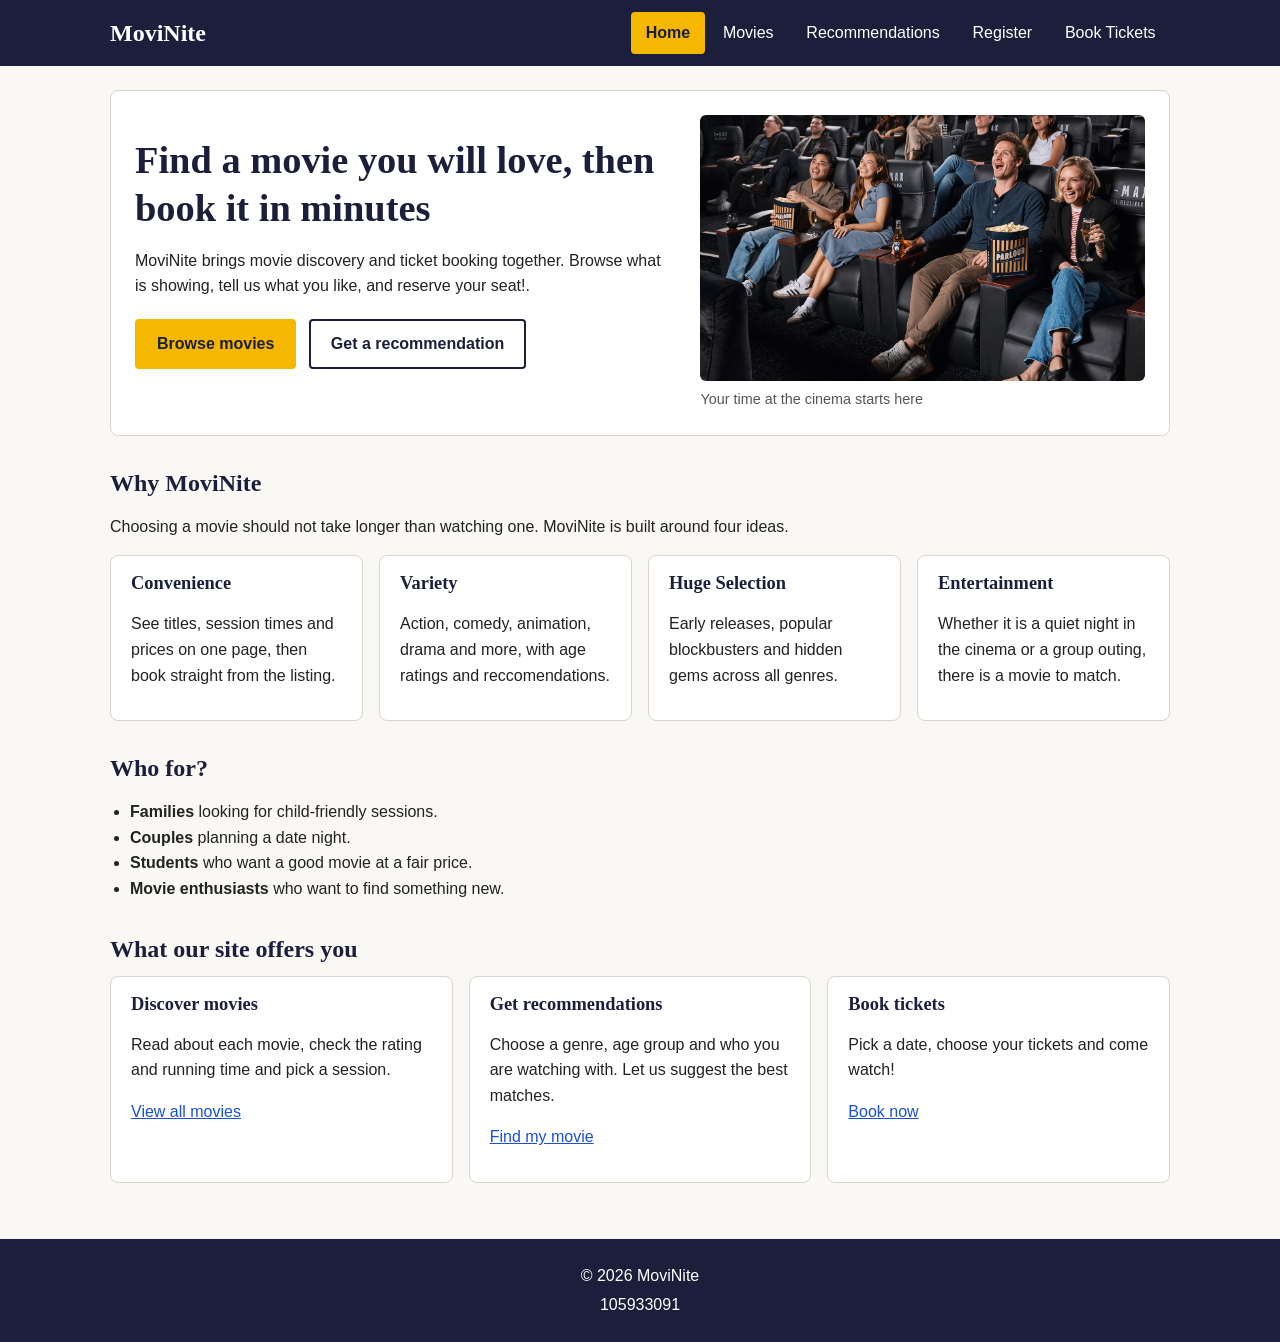
<file: index.html>
<!DOCTYPE html>
<html lang="en">
<head>
  <meta charset="utf-8">
  <meta name="viewport" content="width=device-width, initial-scale=1">
  <meta name="author" content="Nyasha">
  <title>MoviNite - Discover Movies and Book Tickets</title>
  <link rel="stylesheet" href="css/style.css">
</head>
<body>

 
  <header>
    <div class="header-inner">
      <p class="site-name">MoviNite</p>

      <nav aria-label="Main navigation">
        <ul>
          <li><a href="index.html" class="active" aria-current="page">Home</a></li>
          <li><a href="movies.html">Movies</a></li>
          <li><a href="recommend.html">Recommendations</a></li>
          <li><a href="register.html">Register</a></li>
          <li><a href="booking.html">Book Tickets</a></li>
        </ul>
      </nav>
    </div>
  </header>

  <main>

    <section class="intro">
      <div class="intro-text">
        <h1>Find a movie you will love, then book it in minutes</h1>
        <p>MoviNite brings movie discovery and ticket booking together. Browse what is showing, tell us what you like, and reserve your seat!.</p>
        <p>
          <a href="movies.html" class="button">Browse movies</a>
          <a href="recommend.html" class="button button-secondary">Get a recommendation</a>
        </p>
      </div>
      <figure class="intro-image">
        <img src="images/cinema.jpg" alt="Rows of red seats facing a cinema screen">
        <figcaption>Your time at the cinema starts here</figcaption>
      </figure>
    </section>

    <section>
      <h2>Why MoviNite</h2>
      <p>Choosing a movie should not take longer than watching one. MoviNite is built around four ideas.</p>
      <div class="card-grid">
        <div class="card">
          <h3>Convenience</h3>
          <p>See titles, session times and prices on one page, then book straight from the listing.</p>
        </div>
        <div class="card">
          <h3>Variety</h3>
          <p>Action, comedy, animation, drama and more, with age ratings and reccomendations.</p>
        </div>
        <div class="card">
          <h3>Huge Selection</h3>
          <p>Early releases, popular blockbusters and hidden gems across all genres.</p>
        </div>
        <div class="card">
          <h3>Entertainment</h3>
          <p>Whether it is a quiet night in the cinema or a group outing, there is a movie to match.</p>
        </div>
      </div>
    </section>

   
    <section>
      <h2>Who for?</h2>
      <ul class="plain-list">
        <li><strong>Families</strong> looking for child-friendly sessions.</li>
        <li><strong>Couples</strong> planning a date night.</li>
        <li><strong>Students</strong> who want a good movie at a fair price.</li>
        <li><strong>Movie enthusiasts</strong> who want to find something new.</li>
      </ul>
    </section>

 
    <section>
      <h2>What our site offers you</h2>
      <div class="card-grid">
        <div class="card">
          <h3>Discover movies</h3>
          <p>Read about each movie, check the rating and running time and pick a session.</p>
          <p><a href="movies.html">View all movies</a></p>
        </div>
        <div class="card">
          <h3>Get recommendations</h3>
          <p>Choose a genre, age group and who you are watching with. Let us suggest the best matches.</p>
          <p><a href="recommend.html">Find my movie</a></p>
        </div>
        <div class="card">
          <h3>Book tickets</h3>
          <p>Pick a date, choose your tickets and come watch!</p>
          <p><a href="booking.html">Book now</a></p>
        </div>
      </div>
    </section>

  </main>


  <footer>
    <p>&copy; 2026 MoviNite</p>
    <p>105933091</p>
  </footer>


  <script src="js/script.js"></script>
</body>
</html>
</file>
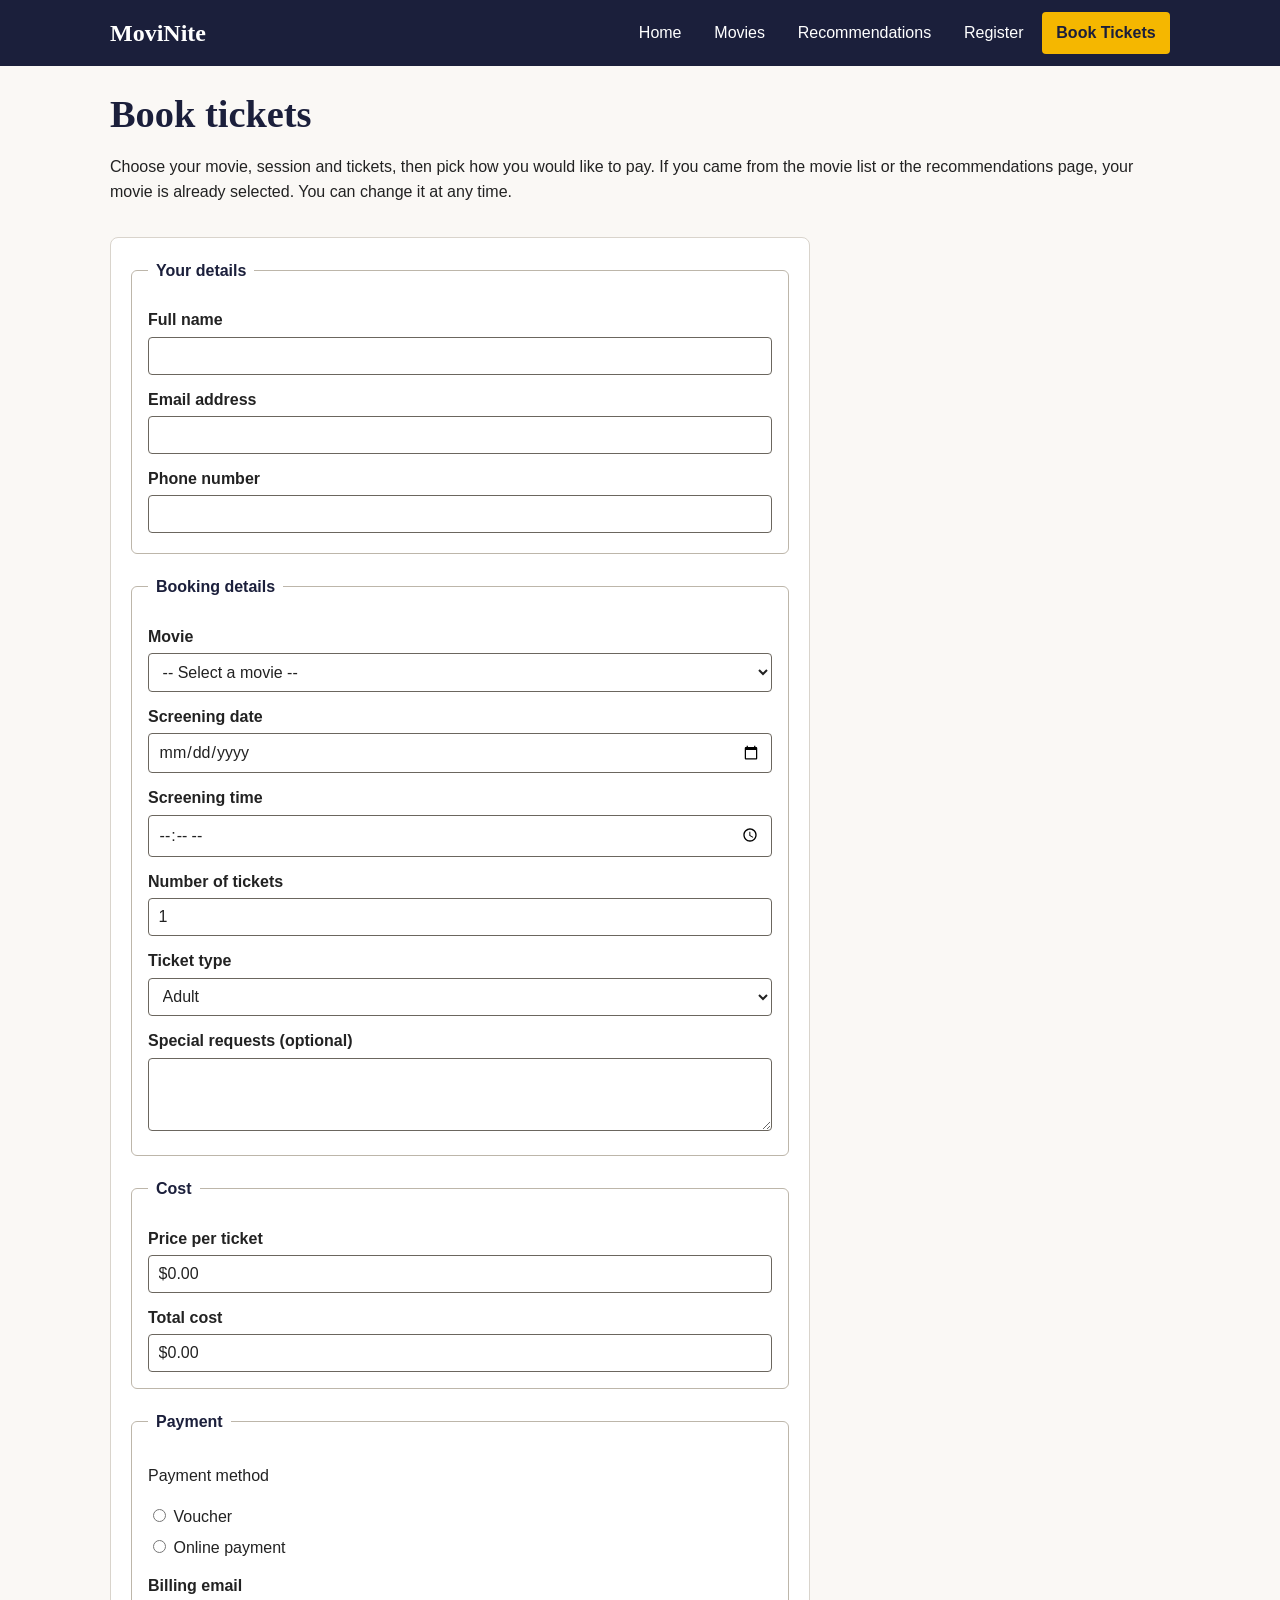
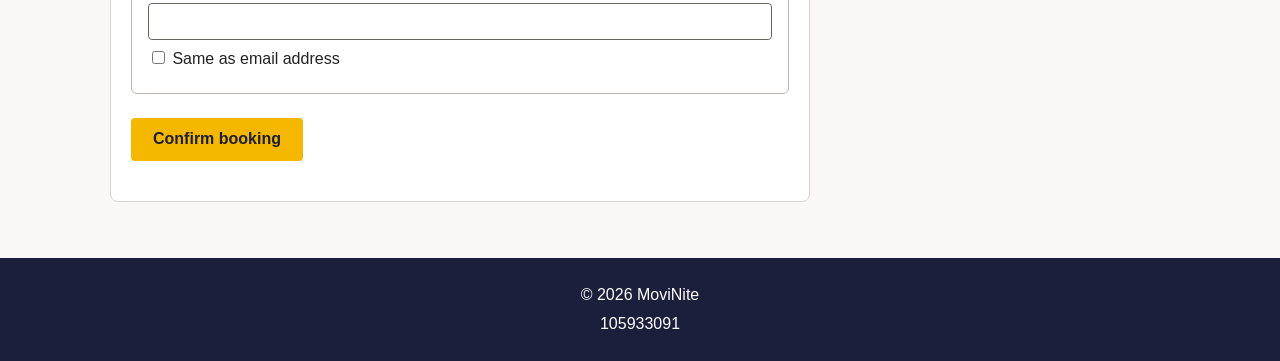
<file: booking.html>
<!DOCTYPE html>
<html lang="en">
<head>
  <meta charset="utf-8">
  <meta name="viewport" content="width=device-width, initial-scale=1">
  <meta name="author" content="Nyasha">
  <title>Book Tickets - MoviNite</title>

  <link rel="stylesheet" href="css/style.css">
</head>
<body>

  <header>
    <div class="header-inner">
      <p class="site-name">MoviNite</p>

      <nav aria-label="Main navigation">
        <ul>
          <li><a href="index.html">Home</a></li>
          <li><a href="movies.html">Movies</a></li>
          <li><a href="recommend.html">Recommendations</a></li>
          <li><a href="register.html">Register</a></li>
          <li><a href="booking.html" class="active" aria-current="page">Book Tickets</a></li>
        </ul>
      </nav>
    </div>
  </header>

  <main>

    <section>
      <h1>Book tickets</h1>
      <p>Choose your movie, session and tickets, then pick how you would like to pay. If you came from the movie list or the recommendations page, your movie is already selected. You can change it at any time.</p>
    </section>

    <section>
      <!--  Booking form -->
      <form id="bookingForm" method="post" action="http://mercury.swin.edu.au/it000000/cos10005/regtest.php" novalidate>

        <!--  personal info  -->
        <fieldset>
          <legend>Your details</legend>

          <label for="fullName">Full name</label>
          <input type="text" id="fullName" name="fullName" required>
          <span class="error" id="errFullName"></span>

          <label for="email">Email address</label>
          <input type="email" id="email" name="email" required>
          <span class="error" id="errEmail"></span>

          <label for="phone">Phone number</label>
          <input type="tel" id="phone" name="phone" required>
          <span class="error" id="errPhone"></span>
        </fieldset>

        <!-- Booking details -->
        <fieldset>
          <legend>Booking details</legend>

          <!-- option values (1 to 6) match the movie ids in the js -->
          <label for="movie">Movie</label>


            <select id="movie" name="movie" required>
                <option value="">-- Select a movie --</option>
                <option value="1">Deadpool &amp; Wolverine</option>
                <option value="2">The Super Mario Bros. Movie</option>
                <option value="3">Inside Out 2</option>
                <option value="4">Interstellar</option>
                <option value="5">The Batman</option>
                <option value="6">Barbie</option>
            </select>

          <span class="error" id="errMovie"></span>

          <label for="screeningDate">Screening date</label>
          <input type="date" id="screeningDate" name="screeningDate" required>
          <span class="error" id="errDate"></span>

          <label for="screeningTime">Screening time</label>
          <input type="time" id="screeningTime" name="screeningTime" required>
          <span class="error" id="errTime"></span>

          <label for="tickets">Number of tickets</label>
          <input type="number" id="tickets" name="tickets" value="1" min="1" max="20" required>
          <span class="error" id="errTickets"></span>

          <label for="ticketType">Ticket type</label>
          <select id="ticketType" name="ticketType" required>
            <option value="Adult">Adult</option>
            <option value="Child">Child</option>
            <option value="Student">Student</option>
          </select>

          <label for="requests">Special requests (optional)</label>
          <textarea id="requests" name="requests" rows="3" cols="40"></textarea>
        </fieldset>

        <!-- costs are filled in by javaScript  -->
        <fieldset>
          <legend>Cost</legend>

          <label for="ticketPrice">Price per ticket</label>
          <input type="text" id="ticketPrice" name="ticketPrice" value="$0.00" readonly>

          <label for="totalCost">Total cost</label>
          <input type="text" id="totalCost" name="totalCost" value="$0.00" readonly>
        </fieldset>

        <!--  Payment below -->
        <fieldset>
          <legend>Payment</legend>

          <p>Payment method</p>
          <label class="option-label" for="payVoucher">
            <input type="radio" id="payVoucher" name="payment" value="Voucher"> Voucher
          </label>

          <label class="option-label" for="payOnline">
            <input type="radio" id="payOnline" name="payment" value="Online payment"> Online payment
          </label>

          <span class="error" id="errPayment"></span>

          <!-- when voucher is selected -->
          <div id="voucherFields">
            <label for="voucherCode">Voucher code (12 digits)</label>
            <input type="text" id="voucherCode" name="voucherCode" maxlength="12">
            <span class="error" id="errVoucher"></span>
          </div>

          <!-- show only when online payment is chose -->
          <div id="cardFields">
            <label for="cardType">Card type</label>
            <select id="cardType" name="cardType">
              <option value="">-- Select a card --</option>
              <option value="Visa">Visa</option>
              <option value="Mastercard">Mastercard</option>
              <option value="Amex">American Express</option>
            </select>
            <span class="error" id="errCardType"></span>

            <label for="cardNumber">Card number</label>
            <input type="text" id="cardNumber" name="cardNumber" maxlength="16">
            <span class="hint">Visa and Mastercard: 16 digits // American Express: 15 digits.</span>
            <span class="error" id="errCardNumber"></span>

            <label for="cardName">Name on card</label>
            <input type="text" id="cardName" name="cardName">
            <span class="error" id="errCardName"></span>

            <label for="cardExpiry">Expiry date</label>
            <input type="month" id="cardExpiry" name="cardExpiry">
            <span class="error" id="errCardExpiry"></span>

            <label for="cardCvv">Security code (CVV)</label>
            <input type="text" id="cardCvv" name="cardCvv" maxlength="4">
            <span class="error" id="errCardCvv"></span>
          </div>

          <!-- the checkbox copies the email address from the top of the form -->
          <label for="billingEmail">Billing email</label>
          <input type="email" id="billingEmail" name="billingEmail" required>
          <label class="option-label" for="sameEmail">
            <input type="checkbox" id="sameEmail" name="sameEmail"> Same as email address
          </label>
          <span class="error" id="errBillingEmail"></span>
        </fieldset>

        <!-- Submit -->
        <p>
          <button type="submit" class="button">Confirm booking</button>
        </p>
        <p class="error" id="errForm"></p>

      </form>
    </section>

  </main>


  <footer>
    <p>&copy; 2026 MoviNite</p>
    <p>105933091</p>
  </footer>

  <script src="js/script.js"></script>
</body>
</html>
</file>
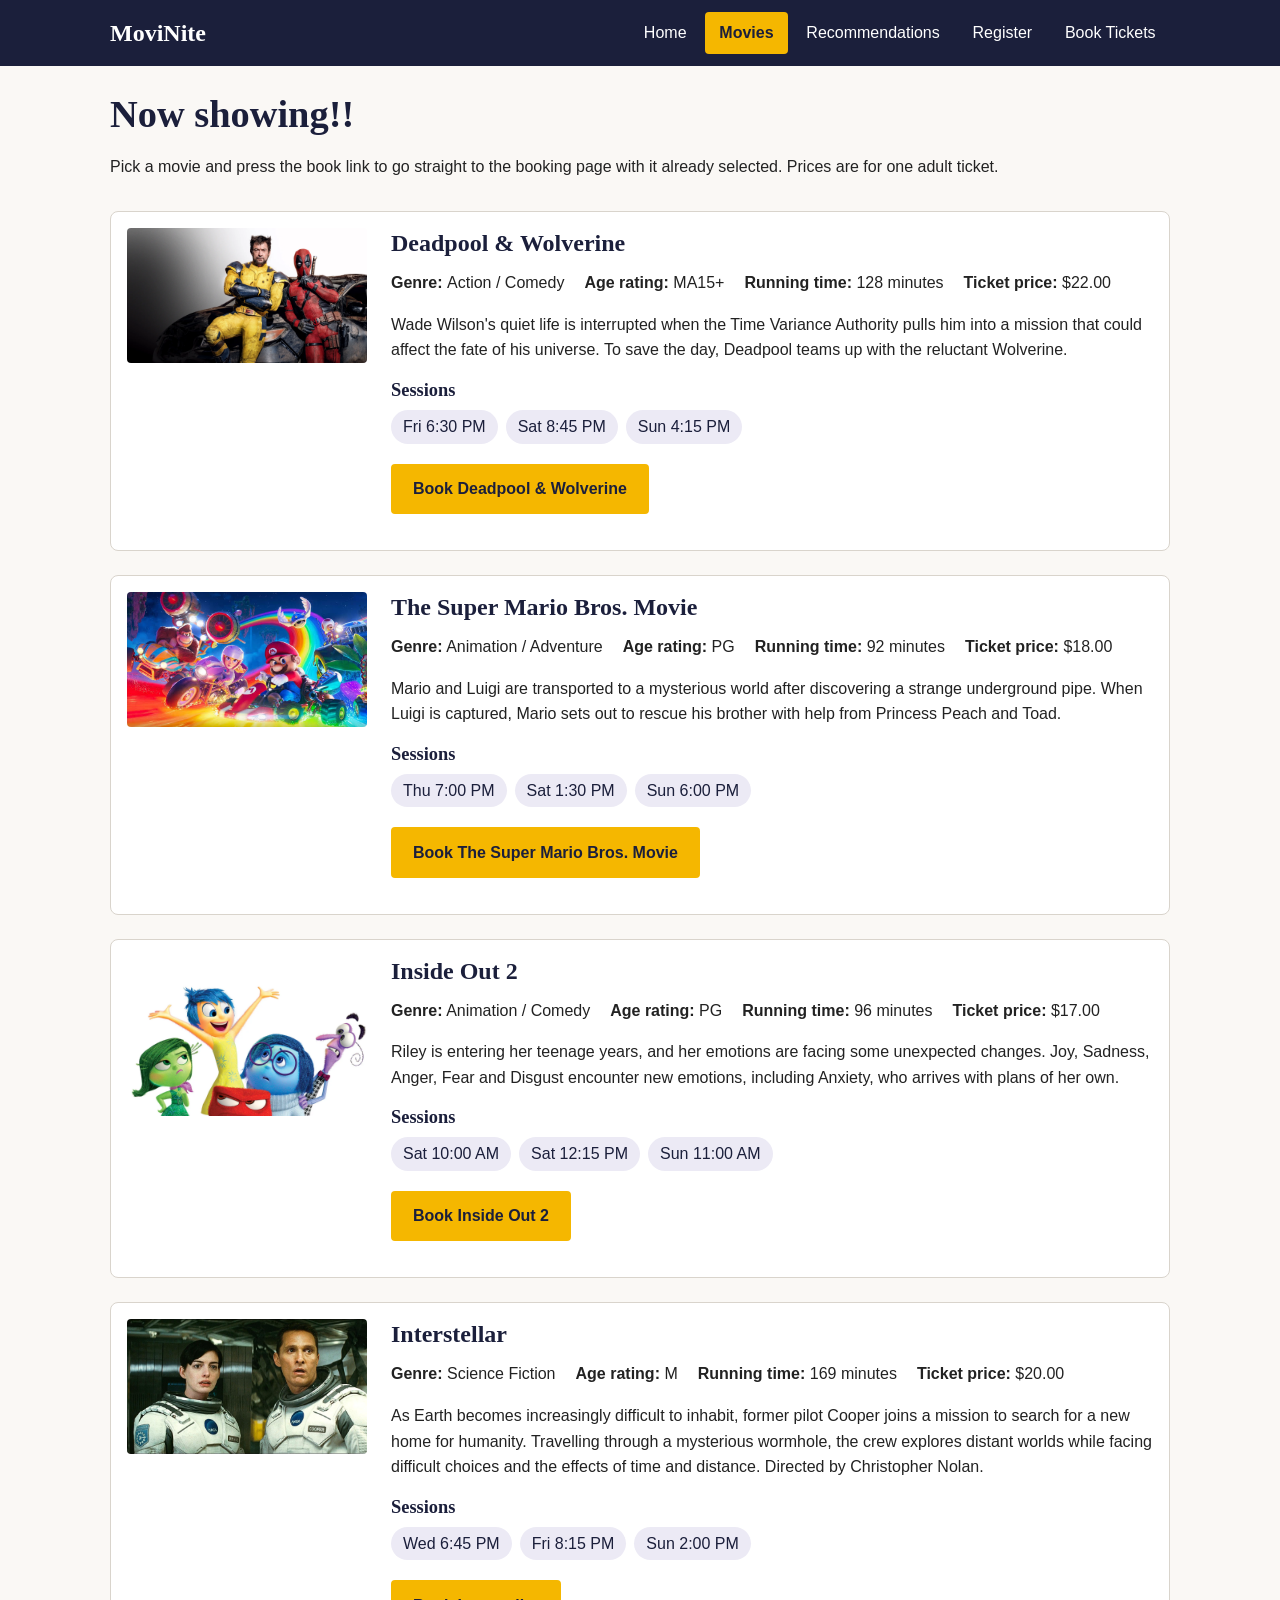
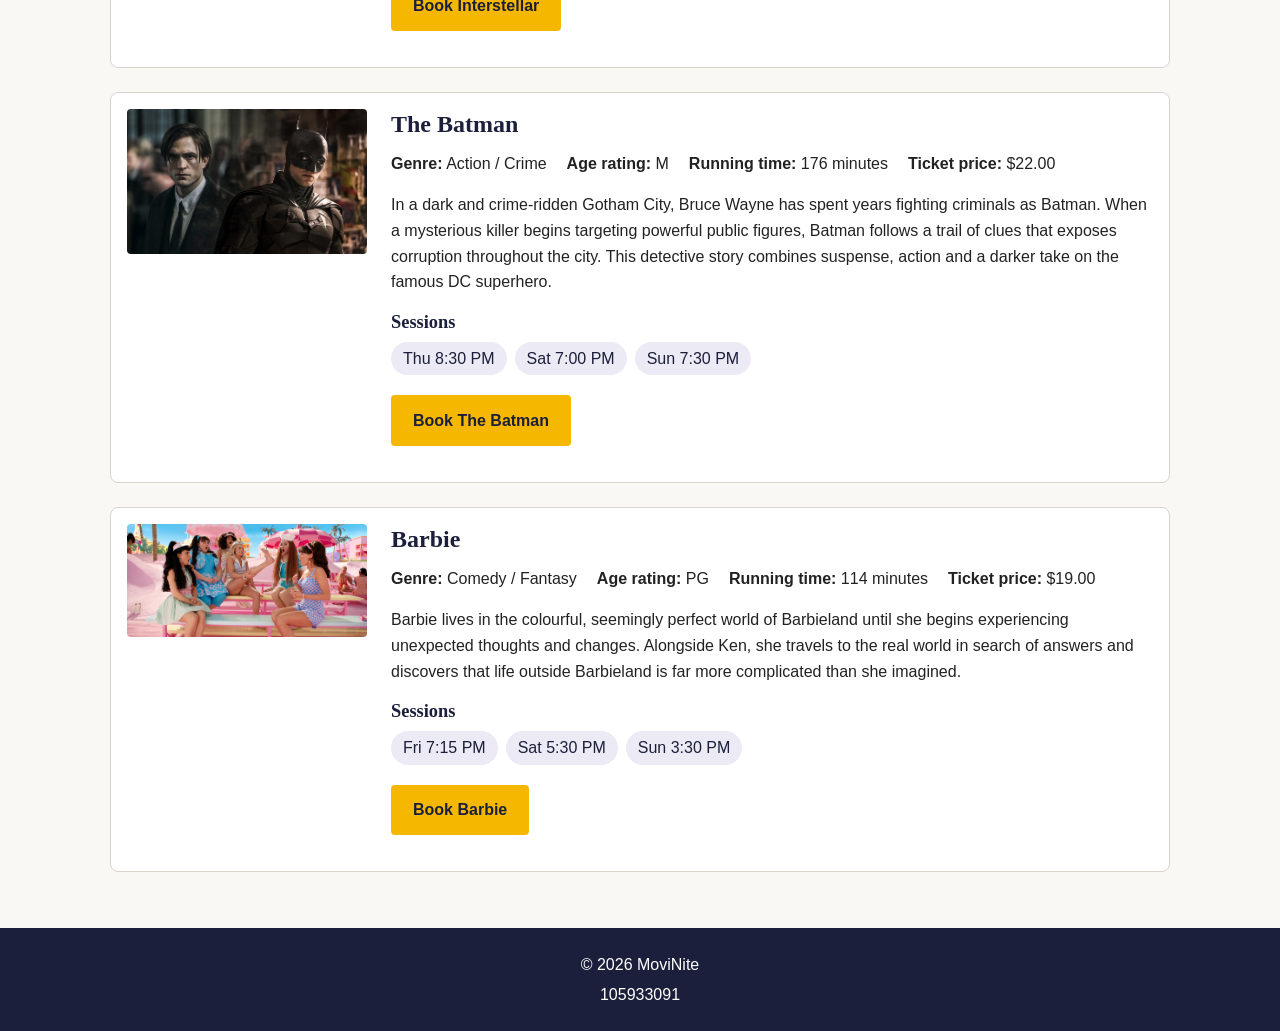
<file: movies.html>
<!DOCTYPE html>
<html lang="en">
<head>
  <meta charset="utf-8">
  <meta name="viewport" content="width=device-width, initial-scale=1">
  <meta name="author" content="Nyasha">
  <title> Movies - MoviNite </title>
  <link rel="stylesheet" href="css/style.css">
</head>
<body>
  <header>
    <div class="header-inner">
      <p class="site-name">MoviNite </p>

      <nav aria-label="Main navigation">
        <ul>
          <li><a href="index.html">Home</a></li>
          <li><a href="movies.html" class="active" aria-current="page">Movies</a></li>
          <li><a href="recommend.html"> Recommendations</a></li>
          <li><a href="register.html">Register </a></li>
          <li><a href="booking.html">Book Tickets </a></li>
        </ul>
      </nav>
    </div>
  </header>

  <main>

    <section>
      <h1>Now showing!!</h1>
      <p>Pick a movie and press the book link to go straight to the booking page with it already selected. Prices are for one adult ticket.</p>
    </section>

    <!-- Movie list  -->
    <section class="movie-list" aria-label="Movie listing">

      <!-- Movies with ID assigned -->
      <article class="movie" id="movie-1">
        <img src="images/deadpool.webp" alt="Poster for Deadpool and Wolverine" class="poster">
        <div class="movie-info">
          <h2>Deadpool &amp; Wolverine</h2>
          <ul class="movie-details">
            <li><strong>Genre:  </strong> Action / Comedy</li>
            <li><strong>Age rating:</strong> MA15+</li>
            <li><strong>Running time:</strong> 128 minutes</li>
            <li><strong>Ticket price:</strong> $22.00</li>
          </ul>
          <p>Wade Wilson's quiet life is interrupted when the Time Variance Authority pulls him into a mission that could affect the fate of his universe. To save the day, Deadpool teams up with the reluctant Wolverine. </p>
          
          <h3>Sessions</h3>
          <ul class="sessions">
            <li>Fri 6:30 PM</li>
            <li>Sat 8:45 PM</li>
            <li>Sun 4:15 PM</li>
          </ul>
          <p><a href="booking.html?movie=1" class="button">Book Deadpool &amp; Wolverine</a></p>
        </div>
      </article>

      <article class="movie" id="movie-2">
        <img src="images/smb.jpg" alt="Poster for The Super Mario Bros. Movie" class="poster">
        <div class="movie-info">
          <h2>The Super Mario Bros. Movie</h2>
          <ul class="movie-details">
            <li><strong>Genre:</strong> Animation / Adventure</li>
            <li><strong>Age rating:</strong> PG</li>
            <li><strong>Running time:</strong> 92 minutes</li>
            <li><strong>Ticket price:</strong> $18.00</li>
          </ul>
          <p>Mario and Luigi are transported to a mysterious world after discovering a strange underground pipe. When Luigi is captured, Mario sets out to rescue his brother with help from Princess Peach and Toad.</p>
          <h3>Sessions</h3>
          <ul class="sessions">
            <li>Thu 7:00 PM</li>
            <li>Sat 1:30 PM</li>
            <li>Sun 6:00 PM</li>
          </ul>
          <p><a href="booking.html?movie=2" class="button">Book The Super Mario Bros. Movie</a></p>
        </div>
      </article>

      <article class="movie" id="movie-3">
        <img src="images/ap_insideout_ff1.webp" alt="Poster for Inside Out 2" class="poster">
        <div class="movie-info">
          <h2>Inside Out 2</h2>
          <ul class="movie-details">
            <li><strong>Genre:</strong> Animation / Comedy</li>
            <li><strong>Age rating:</strong> PG</li>
            <li><strong>Running time:</strong> 96 minutes</li>
            <li><strong>Ticket price:</strong> $17.00</li>
          </ul>
          <p>Riley is entering her teenage years, and her emotions are facing some unexpected changes. Joy, Sadness, Anger, Fear and Disgust encounter new emotions, including Anxiety, who arrives with plans of her own. </p>
          <h3>Sessions </h3>

          <ul class="sessions">
            <li>Sat 10:00 AM</li>
            <li>Sat 12:15 PM</li>
            <li>Sun 11:00 AM</li>
          </ul>
          <p><a href="booking.html?movie=3" class="button">Book Inside Out 2</a></p>
        </div>
      </article>

      <article class="movie" id="movie-4">
        <img src="images/interstellar.jpg" alt="Poster for Interstellar" class="poster">
        <div class="movie-info">
          <h2>Interstellar</h2>
          <ul class="movie-details">
            <li><strong>Genre:</strong> Science Fiction</li>
            <li><strong>Age rating:</strong> M</li>
            <li><strong>Running time:</strong> 169 minutes</li>
            <li><strong>Ticket price:</strong> $20.00</li>
          </ul>
          <p>As Earth becomes increasingly difficult to inhabit, former pilot Cooper joins a mission to search for a new home for humanity. Travelling through a mysterious wormhole, the crew explores distant worlds while facing difficult choices and the effects of time and distance. Directed by Christopher Nolan. </p>
          <h3>Sessions</h3>
          <ul class="sessions">
            <li>Wed 6:45 PM</li>
            <li>Fri 8:15 PM</li>
            <li>Sun 2:00 PM</li>
          </ul>
          <p><a href="booking.html?movie=4" class="button">Book Interstellar</a></p>
        </div>
      </article>


      <article class="movie" id="movie-5">
      <img src="images/batman.jpg" alt="Poster for The Batman" class="poster">
        <div class="movie-info">
          <h2>The Batman</h2>
          <ul class="movie-details">
            <li><strong>Genre:</strong> Action / Crime</li>
            <li><strong>Age rating:</strong> M</li>
            <li><strong>Running time:</strong> 176 minutes</li>
            <li><strong>Ticket price:</strong> $22.00</li>
          </ul>
          <p>In a dark and crime-ridden Gotham City, Bruce Wayne has spent years fighting criminals as Batman. When a mysterious killer begins targeting powerful public figures, Batman follows a trail of clues that exposes corruption throughout the city. This  detective story combines suspense, action and a darker take on the famous DC superhero.</p>
          <h3>Sessions</h3>
          <ul class="sessions">
            <li>Thu 8:30 PM</li>
            <li>Sat 7:00 PM</li>
            <li>Sun 7:30 PM</li>
          </ul>
          <p><a href="booking.html?movie=5" class="button">Book The Batman</a></p>
        </div>
      </article>

      <article class="movie" id="movie-6">
        <img src="images/barbie.jpg" alt="Poster for Barbie" class="poster">
        <div class="movie-info">
          <h2>Barbie</h2>
          <ul class="movie-details">
            <li><strong>Genre:</strong> Comedy / Fantasy</li>
            <li><strong>Age rating:</strong> PG</li>
            <li><strong>Running time:</strong> 114 minutes</li>
            <li><strong>Ticket price:</strong> $19.00</li>
          </ul>
          <p>Barbie lives in the colourful, seemingly perfect world of Barbieland until she begins experiencing unexpected thoughts and changes. Alongside Ken, she travels to the real world in search of answers and discovers that life outside Barbieland is far more complicated than she imagined. </p>
          <h3>Sessions</h3>
          <ul class="sessions">

            <li>Fri 7:15 PM</li>
            <li>Sat 5:30 PM</li>
            <li>Sun 3:30 PM</li>
          </ul>
          <p><a href="booking.html?movie=6" class="button">Book Barbie</a></p>
        </div>
      </article>

    </section>

  </main>

  <footer>
    <p>&copy; 2026 MoviNite</p>
    <p>105933091</p>
  </footer>

 
  <script src="js/script.js"></script>
</body>
</html>
</file>
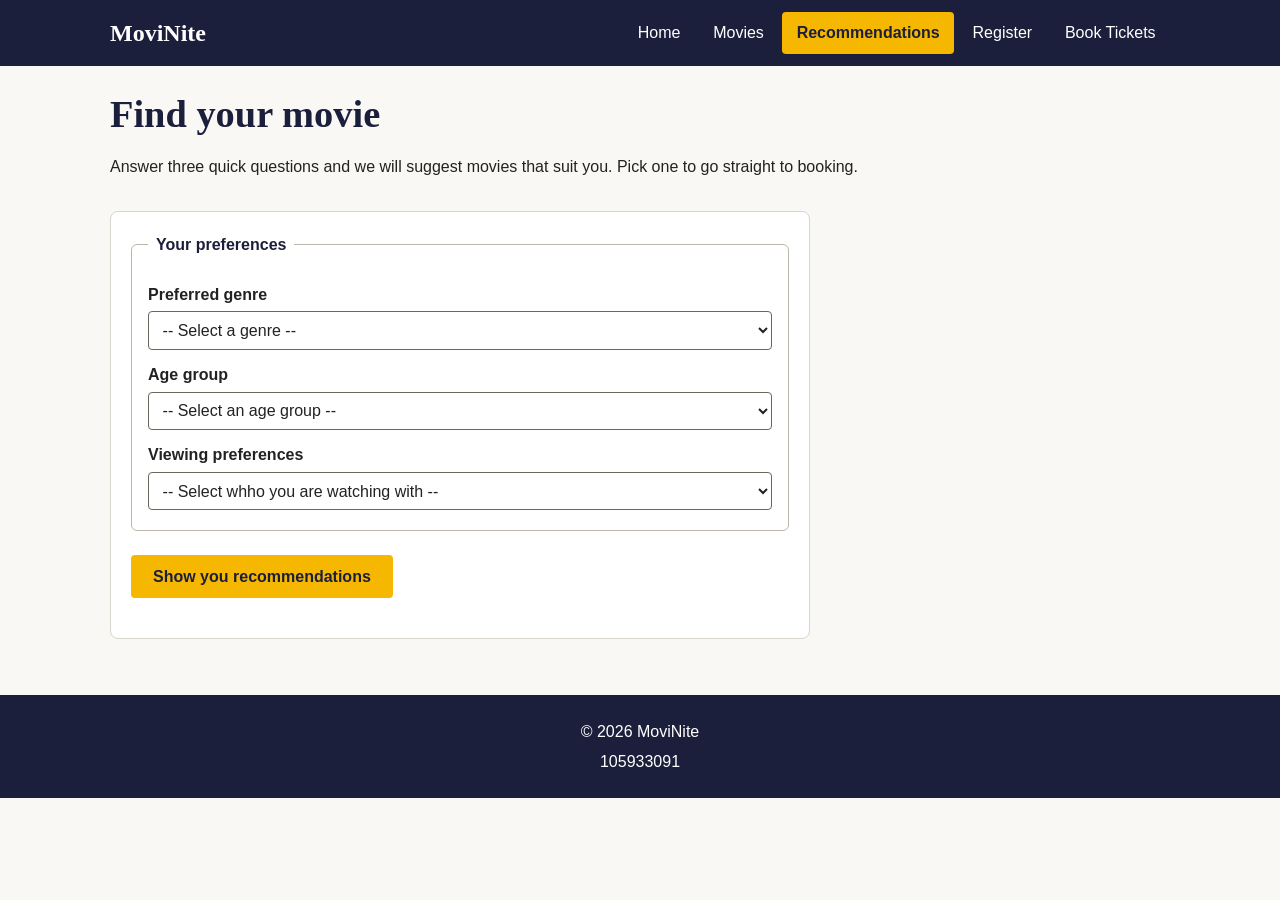
<file: recommend.html>
<!DOCTYPE html>
<html lang="en">
<head>
  <meta charset="utf-8">
  <meta name="viewport" content="width=device-width, initial-scale=1">
  <meta name="author" content="Nyasha">
  <title>Recommendations - MoviNite</title>
  <link rel="stylesheet" href="css/style.css">
</head>
<body>

  <header>
    <div class="header-inner">
      <p class="site-name">MoviNite</p>

      <nav aria-label="Main navigation">
        <ul>
          <li><a href="index.html">Home</a></li>
          <li><a href="movies.html">Movies</a></li>
          <li><a href="recommend.html" class="active" aria-current="page">Recommendations</a></li>
          <li><a href="register.html">Register</a></li>
          <li><a href="booking.html">Book Tickets</a></li>
        </ul>
      </nav>
    </div>
  </header>

  <main>

    <section>
      <h1>Find your movie</h1>
      <p>Answer three quick questions and we will suggest movies that suit you. Pick one to go straight to booking.</p>
    </section>

    <section>
      <!--  Recommendation form - js finds the matches -->
      <form id="recommendForm" method="get" novalidate>

        <fieldset>
          <legend>Your preferences</legend>

          <label for="genre">Preferred genre</label>
          <select id="genre" name="genre" required>
            <option value="">-- Select a genre --</option>
            <option value="Action">Action</option>
            <option value="Comedy">Comedy</option>

            <option value="Animation">Animation</option>
            <option value="Sci-Fi">Sci-Fi</option>
          </select>
          <span class="error" id="errGenre"></span>

          <label for="ageGroup">Age group</label>
          <select id="ageGroup" name="ageGroup" required>
            <option value="">-- Select an age group --</option>
            <option value="Child">Child</option>
            <option value="Teen">Teen</option>
            <option value="Adult">Adult</option>
          </select>
          <span class="error" id="errAgeGroup"></span>

          <label for="viewing">Viewing preferences</label>
          <select id="viewing" name="viewing" required>
            <option value="">-- Select whho you are watching with --</option>
            <option value="Family">Family</option>
            <option value="Date Night">Date Night</option>
            <option value="Friends">Friends</option>
            <option value="Solo">Solo</option>
          </select>

          <span class="error" id="errViewing"></span>
        </fieldset>
        <p>
          <button type="submit" class="button">Show you recommendations</button>
        </p>

      </form>


    </section>

    <!-- Results is filled in by js here -->
    <section id="results" aria-live="polite"></section>

  </main>
  <footer>
    <p>&copy; 2026 MoviNite</p>
    <p>105933091</p>
  </footer>

  <script src="js/script.js"></script>
</body>
</html>
</file>
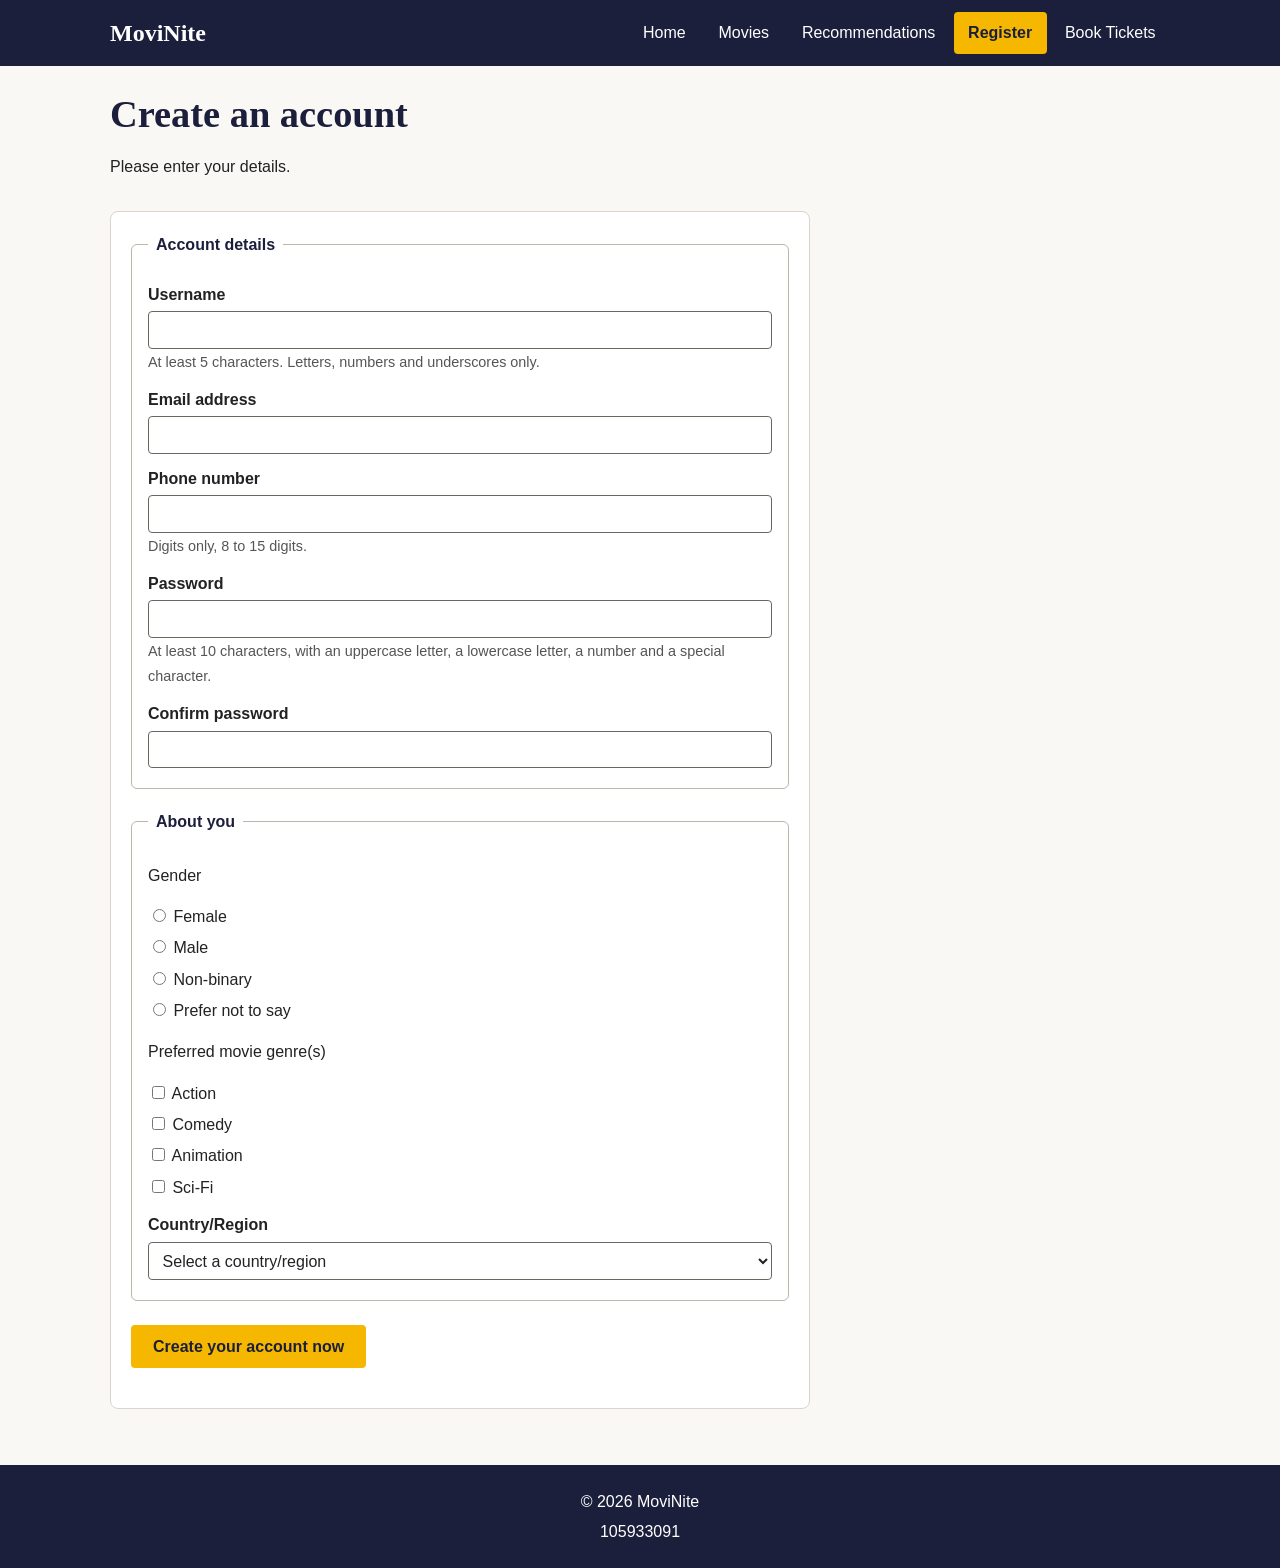
<file: register.html>
<!DOCTYPE html>
<html lang="en">
<head>
  <meta charset="utf-8">
  <meta name="viewport" content="width=device-width, initial-scale=1">
  <meta name="author" content="Nyasha">
  <title>Register - MoviNite</title>
  <link rel="stylesheet" href="css/style.css">
</head>
<body>

  <header>
    <div class="header-inner">
      <p class="site-name">MoviNite</p>

      <nav aria-label="Main navigation">
        <ul>
          <li><a href="index.html">Home</a></li>
          <li><a href="movies.html">Movies</a></li>
          <li><a href="recommend.html">Recommendations</a></li>
          <li><a href="register.html" class="active" aria-current="page">Register</a></li>
          <li><a href="booking.html">Book Tickets</a></li>
        </ul>
      </nav>
    </div>
  </header>

  <main>

    <section>
      <h1>Create an account</h1>
      <p>Please enter your details.</p>
    </section>

    <section>
      <form id="registerForm" method="post" action="http://mercury.swin.edu.au/it000000/cos10005/regtest.php" novalidate>

        <fieldset>
          <legend>Account details</legend>

          <label for="username">Username</label>
          <input type="text" id="username" name="username" required>
          <span class="hint">At least 5 characters. Letters, numbers and underscores only.</span>
          <span class="error" id="errUsername"></span>

          <label for="email">Email address</label>
          <input type="email" id="email" name="email" required>
          <span class="error" id="errEmail"></span>

          <label for="phone">Phone number</label>
          <input type="tel" id="phone" name="phone" required>
          <span class="hint">Digits only, 8 to 15 digits.</span>
          <span class="error" id="errPhone"></span>

          <label for="password">Password</label>
          <input type="password" id="password" name="password" required>
          <span class="hint">At least 10 characters, with an uppercase letter, a lowercase letter, a number and a special character.</span>
          <span class="error" id="errPassword"></span>

          <label for="confirmPassword">Confirm password</label>
          <input type="password" id="confirmPassword" name="confirmPassword" required>
          <span class="error" id="errConfirm"></span>
        </fieldset>

        <!--  personal details -->
        <fieldset>
          <legend>About you</legend>

          <p>Gender</p>
          <label class="option-label" for="genderFemale">
            <input type="radio" id="genderFemale" name="gender" value="Female"> Female
          </label>
          <label class="option-label" for="genderMale">
            <input type="radio" id="genderMale" name="gender" value="Male"> Male
          </label>
          <label class="option-label" for="genderNonBinary">
            <input type="radio" id="genderNonBinary" name="gender" value="Non-binary"> Non-binary
          </label>
          <label class="option-label" for="genderNoAnswer">
            <input type="radio" id="genderNoAnswer" name="gender" value="Prefer not to say"> Prefer not to say
          </label>
          <span class="error" id="errGender"></span>

          <p>Preferred movie genre(s)</p>
          <label class="option-label" for="genreAction">
            <input type="checkbox" id="genreAction" name="genre" value="Action"> Action
          </label>
          <label class="option-label" for="genreComedy">
            <input type="checkbox" id="genreComedy" name="genre" value="Comedy"> Comedy
          </label>
          <label class="option-label" for="genreAnimation">
            <input type="checkbox" id="genreAnimation" name="genre" value="Animation"> Animation
          </label>
          <label class="option-label" for="genreScifi">
            <input type="checkbox" id="genreScifi" name="genre" value="Sci-Fi"> Sci-Fi
          </label>
          <span class="error" id="errGenres"></span>

          <label for="country">Country/Region</label>

          <select id="country" name="country" required>
            <option value="">Select a country/region </option>
            <option value="Australia">Australia</option>
            <option value="New Zealand">New Zealand</option>
            <option value="United Kingdom">United Kingdom</option>
            <option value="United States">United States </option>
            <option value="Other">Other </option>
          </select>
          <span class="error" id="errCountry" ></span>
        </fieldset>

        <p>
          <button type="submit" class="button">Create your account now</button>
        </p>
        <p class="error" id="errForm"></p>

      </form>
    </section>

  </main>


  <footer>
    <p>&copy; 2026 MoviNite</p>
    <p>105933091</p>
  </footer>
  <script src="js/script.js"></script>
</body>
</html>
</file>
<file: css/style.css>
/* 
    1. Base styles
    2. Header and navigation
    3. Page layout
    4. Home page (intro, cards)
    5. Buttons
    6. Movie listing
    7. Forms
    8. Footer
    9. Responsive design (mobile, tablet, desktop)

*/


/*Base styles */

* {
  box-sizing: border-box;
}

body {
  margin: 0;
  font-family: Verdana, Arial, sans-serif;
  font-size: 1rem;
  line-height: 1.6;
  color: #222222;
  background-color: #faf8f5;
}

h1,
h2,
h3 {
  font-family: Georgia, "Times New Roman", serif;
  color: #1b1f3b;
  line-height: 1.25;
}

h1 {
  font-size: 2rem;
  margin: 0 0 0.75rem 0;
}

h2 {
  font-size: 1.5rem;
  margin: 0 0 0.75rem 0;
}

h3 {
  font-size: 1.15rem;
  margin: 1rem 0 0.5rem 0;
}

a {
  color: #1a4fd6;
}

a:hover {
  color: #0f2f85;
}

img {
  max-width: 100%;
  height: auto;
}

/*  keyboard focus */
a:focus,
button:focus,
input:focus,
select:focus,
textarea:focus {
  outline: 3px solid #1a4fd6;
  outline-offset: 2px;
}

header a:focus,
footer a:focus {
  outline-color: #f5b700;
}


/* Header and navigation*/

header {
  background-color: #1b1f3b;
  color: #ffffff;
}

.header-inner {
  max-width: 1100px;
  margin: 0 auto;
  padding: 0.75rem 1.25rem;
  display: flex;
  flex-wrap: wrap;
  align-items: center;
  gap: 0.75rem 1rem;
}

.logo-link {
  display: inline-block;
}

.logo {
  display: block;
  height: 48px;
  width: auto;
}

.site-name {
  margin: 0 auto 0 0;
  font-family: Georgia, "Times New Roman", serif;
  font-size: 1.5rem;
  font-weight: bold;
}

nav ul {
  list-style: none;
  margin: 0;
  padding: 0;
  display: flex;
  flex-wrap: wrap;
  gap: 0.25rem;
}

nav a {
  display: block;
  padding: 0.5rem 0.9rem;
  color: #ffffff;
  text-decoration: none;
  border-radius: 4px;
}

nav a:hover {
  background-color: #363c6b;
  color: #ffffff;
}

/* Current page highlight */
nav a.active {
  background-color: #f5b700;
  color: #1b1f3b;
  font-weight: bold;
}


/* Page layout */

main {
  max-width: 1100px;
  margin: 0 auto;
  padding: 1.5rem 1.25rem;
}

main section {
  margin-bottom: 2rem;
}


/* Home */

.intro {
  background-color: #ffffff;
  border: 1px solid #d9d4cc;
  border-radius: 8px;
  padding: 1.5rem;
}

.intro-image {
  margin: 1rem 0 0 0;
}

.intro-image img {
  display: block;
  width: 100%;
  border-radius: 6px;
}

.intro-image figcaption {
  font-size: 0.9rem;
  color: #555555;
  margin-top: 0.4rem;
}

.card-grid {
  display: grid;
  grid-template-columns: 1fr;
  gap: 1rem;
}

.card {
  background-color: #ffffff;
  border: 1px solid #d9d4cc;
  border-radius: 8px;
  padding: 1rem 1.25rem;
}

.card h3 {
  margin-top: 0;
}

.plain-list {
  padding-left: 1.25rem;
}


/*  Buttons */

.button {
  display: inline-block;
  margin: 0.25rem 0.5rem 0.25rem 0;
  padding: 0.65rem 1.25rem;
  background-color: #f5b700;
  color: #1b1f3b;
  border: 2px solid #f5b700;
  border-radius: 4px;
  font-family: inherit;
  font-size: 1rem;
  font-weight: bold;
  text-decoration: none;
  cursor: pointer;
}

.button:hover {
  background-color: #ffd04d;
  border-color: #ffd04d;
  color: #1b1f3b;
}

.button-secondary {
  background-color: transparent;
  border-color: #1b1f3b;
  color: #1b1f3b;
}

.button-secondary:hover {
  background-color: #1b1f3b;
  border-color: #1b1f3b;
  color: #ffffff;
}


/* Movie listing*/

.movie {
  background-color: #ffffff;
  border: 1px solid #d9d4cc;
  border-radius: 8px;
  padding: 1rem;
  margin-bottom: 1.5rem;
}

.poster {
  display: block;
  width: 100%;
  max-width: 260px;
  border-radius: 4px;
  margin-bottom: 1rem;
}

.movie-info h2 {
  margin-top: 0;
}

.movie-details {
  list-style: none;
  margin: 0 0 0.75rem 0;
  padding: 0;
  display: flex;
  flex-wrap: wrap;
  gap: 0.25rem 1.25rem;
}

.sessions {
  list-style: none;
  margin: 0 0 1rem 0;
  padding: 0;
  display: flex;
  flex-wrap: wrap;
  gap: 0.5rem;
}

.sessions li {
  background-color: #eceaf5;
  color: #1b1f3b;
  padding: 0.25rem 0.75rem;
  border-radius: 999px;
}


/*Forms */

form {
  background-color: #ffffff;
  border: 1px solid #d9d4cc;
  border-radius: 8px;
  padding: 1.25rem;
  max-width: 700px;
}

fieldset {
  border: 1px solid #bdb6aa;
  border-radius: 6px;
  margin: 0 0 1.25rem 0;
  padding: 0.75rem 1rem 1rem 1rem;
}

legend {
  padding: 0 0.5rem;
  font-weight: bold;
  color: #1b1f3b;
}

label {
  display: block;
  margin: 0.75rem 0 0.25rem 0;
  font-weight: bold;
}

/* radio buttons and checkboxes */
.option-label {
  display: block;
  margin: 0.35rem 0;
  font-weight: normal;
}

input[type="text"], input[type="email"],input[type="tel"],input[type="password"],input[type="date"],
input[type="time"], input[type="number"],select,
textarea {
  width: 100%;
  padding: 0.55rem 0.6rem;
  border: 1px solid #6b665e;
  border-radius: 4px;
  background-color: #ffffff;
  color: #222222;
  font-family: inherit;
  font-size: 1rem;
}

/*javascript - field fails validation */
input.input-error,select.input-error,textarea.input-error
{
  border: 2px solid #b00020;
}

/* error message */
.error {
  display: block;
  margin-top: 0.25rem;
  color: #b00020;
  font-size: 0.95rem;
  font-weight: bold;
}

.hint {
  font-size: 0.9rem;
  color: #555555;
}

/* booking cost */
.price-box {
  margin: 1rem 0;
  padding: 0.75rem 1rem;
  background-color: #eceaf5;
  border-radius: 4px;
  font-weight: bold;
  color: #1b1f3b;
}


/* Footer  */

footer {
  background-color: #1b1f3b;
  color: #ffffff;
  text-align:center;
  padding: 1.25rem;
}

footer p {
  margin: 0.25rem 0;
}


/* Responsive design */

/* Mobile */
@media screen and (max-width: 767px) {
  .header-inner {
    flex-direction: column;
    align-items: flex-start;
  }

  .site-name {
    margin-right: 0;
  }

  nav {
    width: 100%;
  }

  nav ul {
    flex-direction: column;
  }

  h1 {
    font-size: 1.6rem;
  }

  .button {
    display: block;
    text-align: center;
    margin-right: 0;
  }

  .poster {
    max-width: 100%;
  }
}

/* Tablet */
@media screen and (min-width: 768px) and (max-width: 1023px) {
  .card-grid {
    grid-template-columns: repeat(2, 1fr);
  }

  .movie {
    display: flex;
    align-items: flex-start;
    gap: 1.25rem;
  }

  .poster {
    width: 200px;
    max-width: none;
    margin-bottom: 0;
    flex-shrink: 0;
  }

  .movie-info {
    flex: 1;
  }
}

/* Desktop */
@media screen and (min-width: 1024px) {
  h1 {
    font-size: 2.4rem;
  }

  .intro {
    display: grid;
    grid-template-columns: 1.2fr 1fr;
    gap: 2rem;
    align-items: center;
  }

  .intro-image {
    margin: 0;
  }

  .card-grid {
    grid-template-columns: repeat(auto-fit, minmax(220px, 1fr));
  }
  .movie {
    display: flex;
    align-items: flex-start;
    gap: 1.5rem;
  }

  .poster {
    width: 240px;
    max-width: none;
    margin-bottom: 0;
    flex-shrink: 0;
  }

  .movie-info {
    flex: 1;
  }
}
</file>
